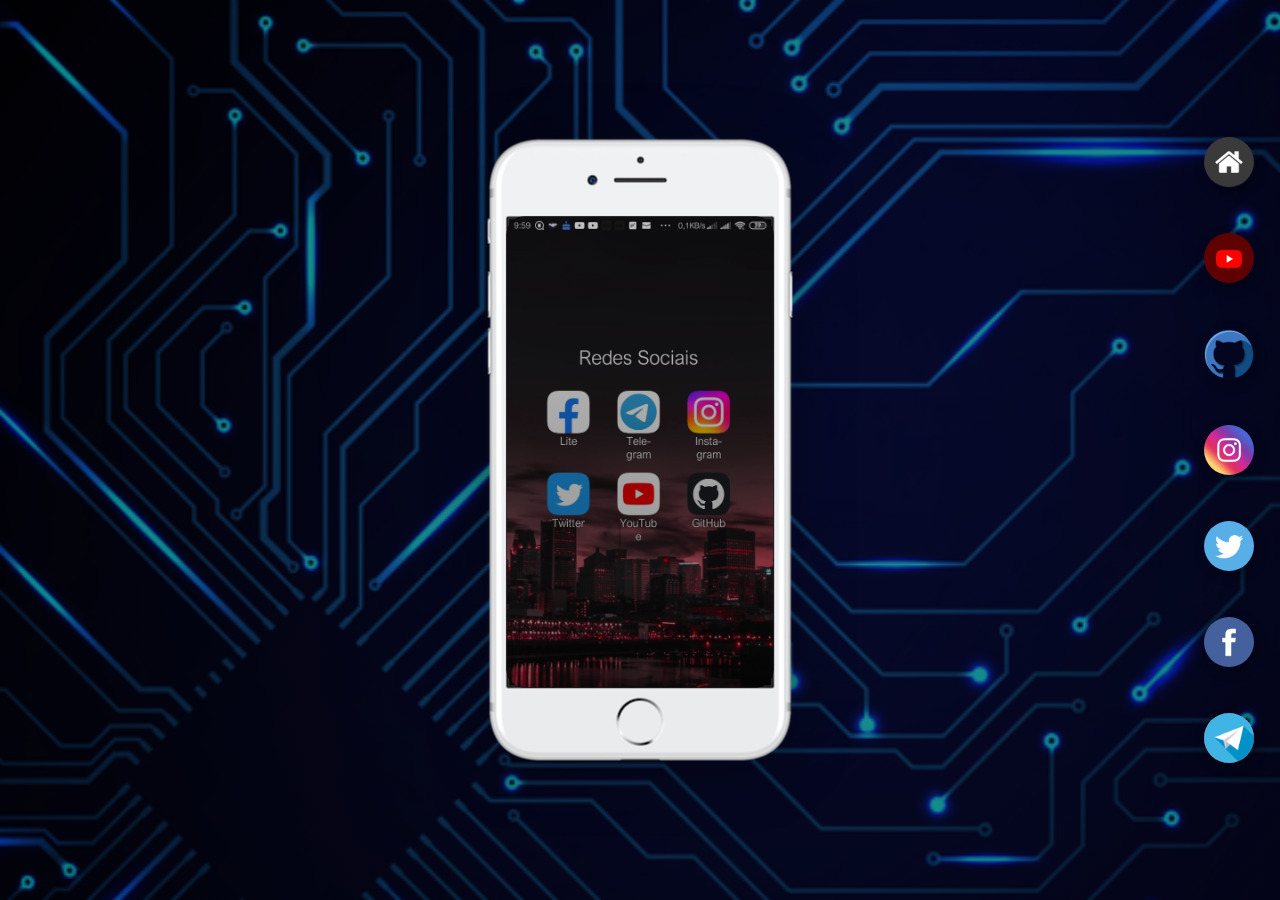
<file: index.html>
<!DOCTYPE html>
<html lang="pt-BR">
<head>
    <meta charset="UTF-8">

    <!--Responsividade-->
    <meta name="viewport" content="width=device-width, initial-scale=1.0">
    <!--SEO básico-->
    <meta name="description" content="Projeto de navegação entre redes sociais com uma interface simulando um smartphone.">
   
   <!--Favicon-->
    <link rel="shortcut icon" href="favicon.ico" type="image/x-icon">

    <!--CSS-->
    <link rel="stylesheet" href="estilos/style.css">

    <title>Projeto Redes Sociais</title>

</head>
<body>

    <!--Area do "celular"(iframe)-->

    <main class="app">
        <section id="telefone" aria-label="Simulação de smartphone">
            <iframe
                src="home.html"
                name="tela"
                id="tela"
                title="Tela do smartphone com páginas de redes sociais">
            
                Seu navegador não é compatível com iframes.
            </iframe>
        </section>

     <!-- Menu de redes sociais -->

    <section id="redes-sociais" aria-label="Navegacação entre redes sociais">

        <a href="home.html" target="tela" title="Abrir página inicial">
            <img src="imagens/logo-home.jpg" alt="Ícone da página inicial" loading="lazy">
        </a><br>

        <a href="youtube.html" target="tela" title="Abrir Youtube">
            <img src="imagens/logo-youtube.jpg" alt="Ícone do YouTube" loading="lazy">
        </a><br>

        <a href="github.html" target="tela" title="Abrir github">
            <img src="imagens/logo-github.png" alt="Ícone do GitHub" loading="lazy">
        </a><br>

        <a href="instagram.html" target="tela" title="Abrir instagram">
            <img src="imagens/logo-instagram.jpg" alt="Ícone doInstagram" loading="lazy">
        </a><br>

        <a href="twitter.html" target="tela"title="Abrir twitter">
            <img src="imagens/logo-twitter.jpg" alt="Ícone do twitter" loading="lazy">
        </a><br>

        <a href="facebook.html" target="tela" title="Abrir facebook">
            <img src="imagens/logo-facebook.jpg" alt="Ícone do Facebook" loading="lazy">
        </a><br>

        <a href="telegram.html" target="tela" title="Abrir telegram">
            <img src="imagens/logo-telegram.jpg" alt="Ícone do Telegram" loading="lazy">
        </a>

    </section>

</main>

</body>
</html>
</file>
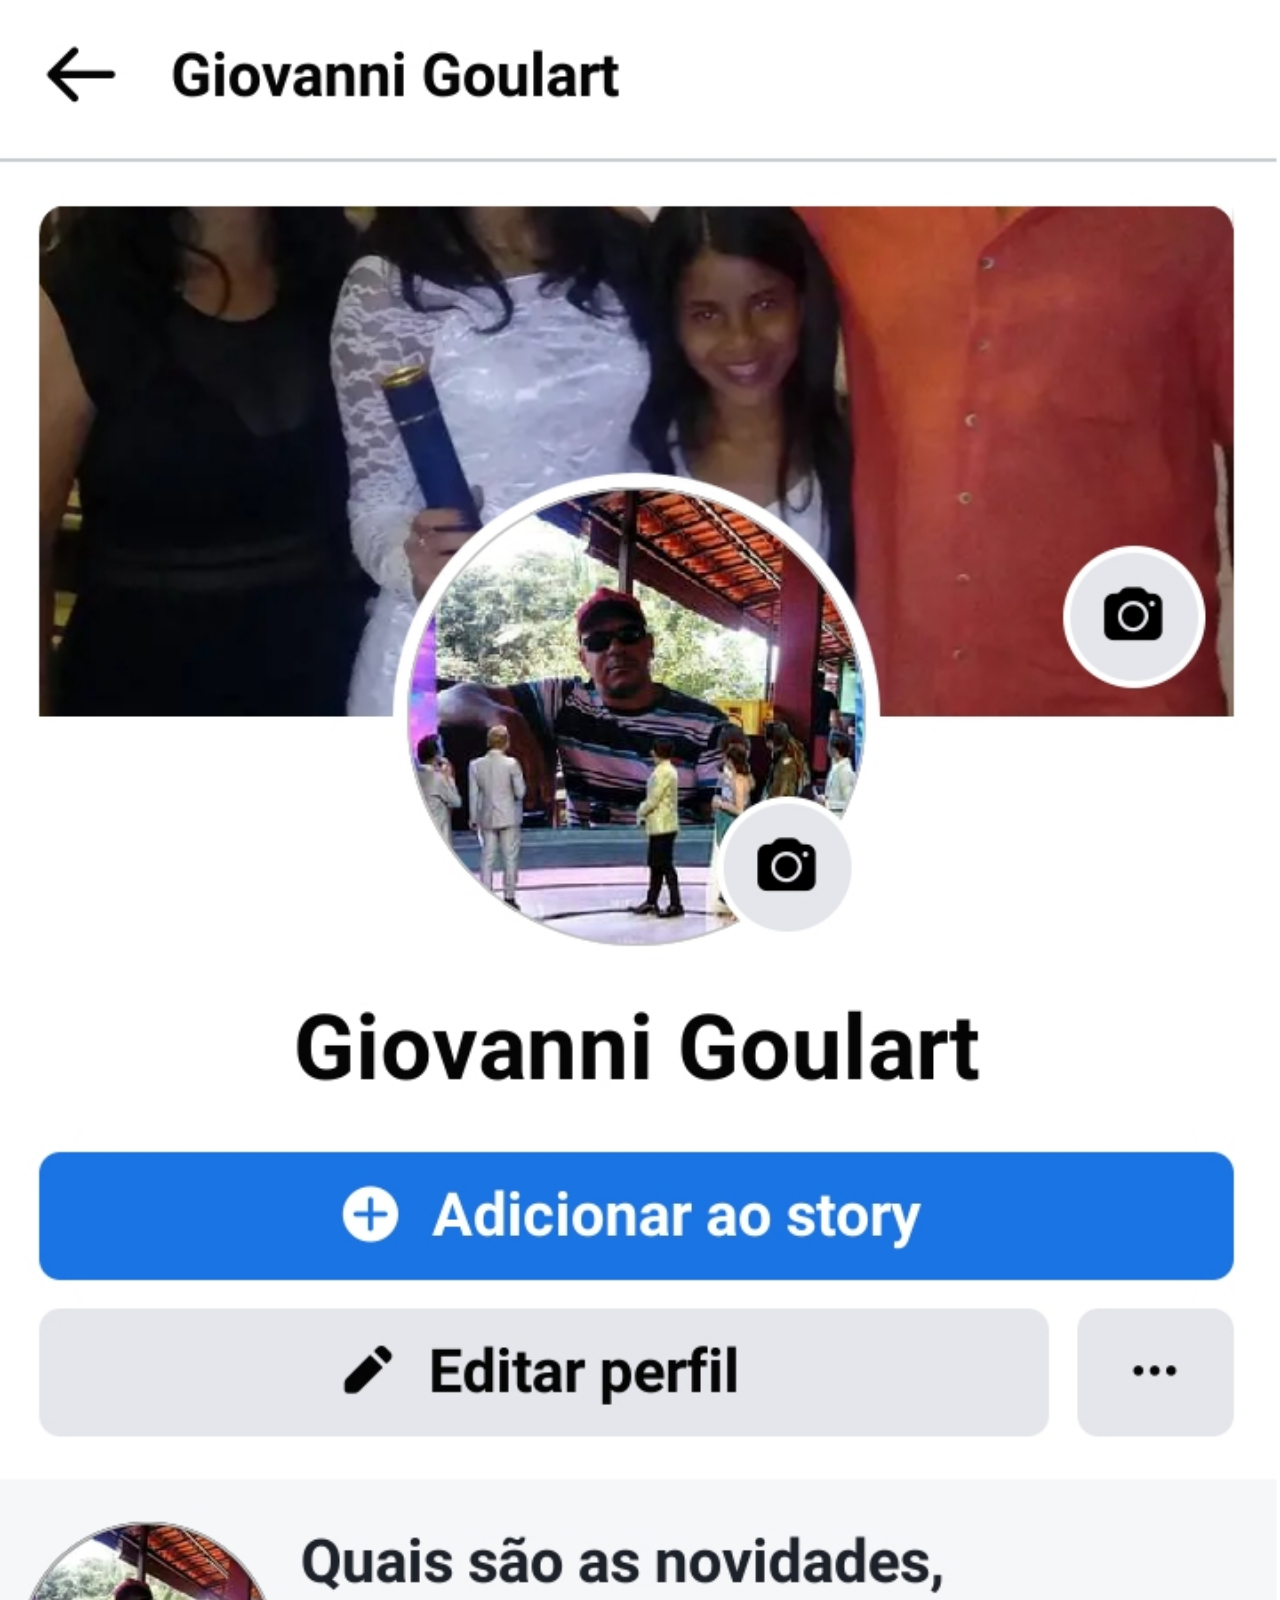
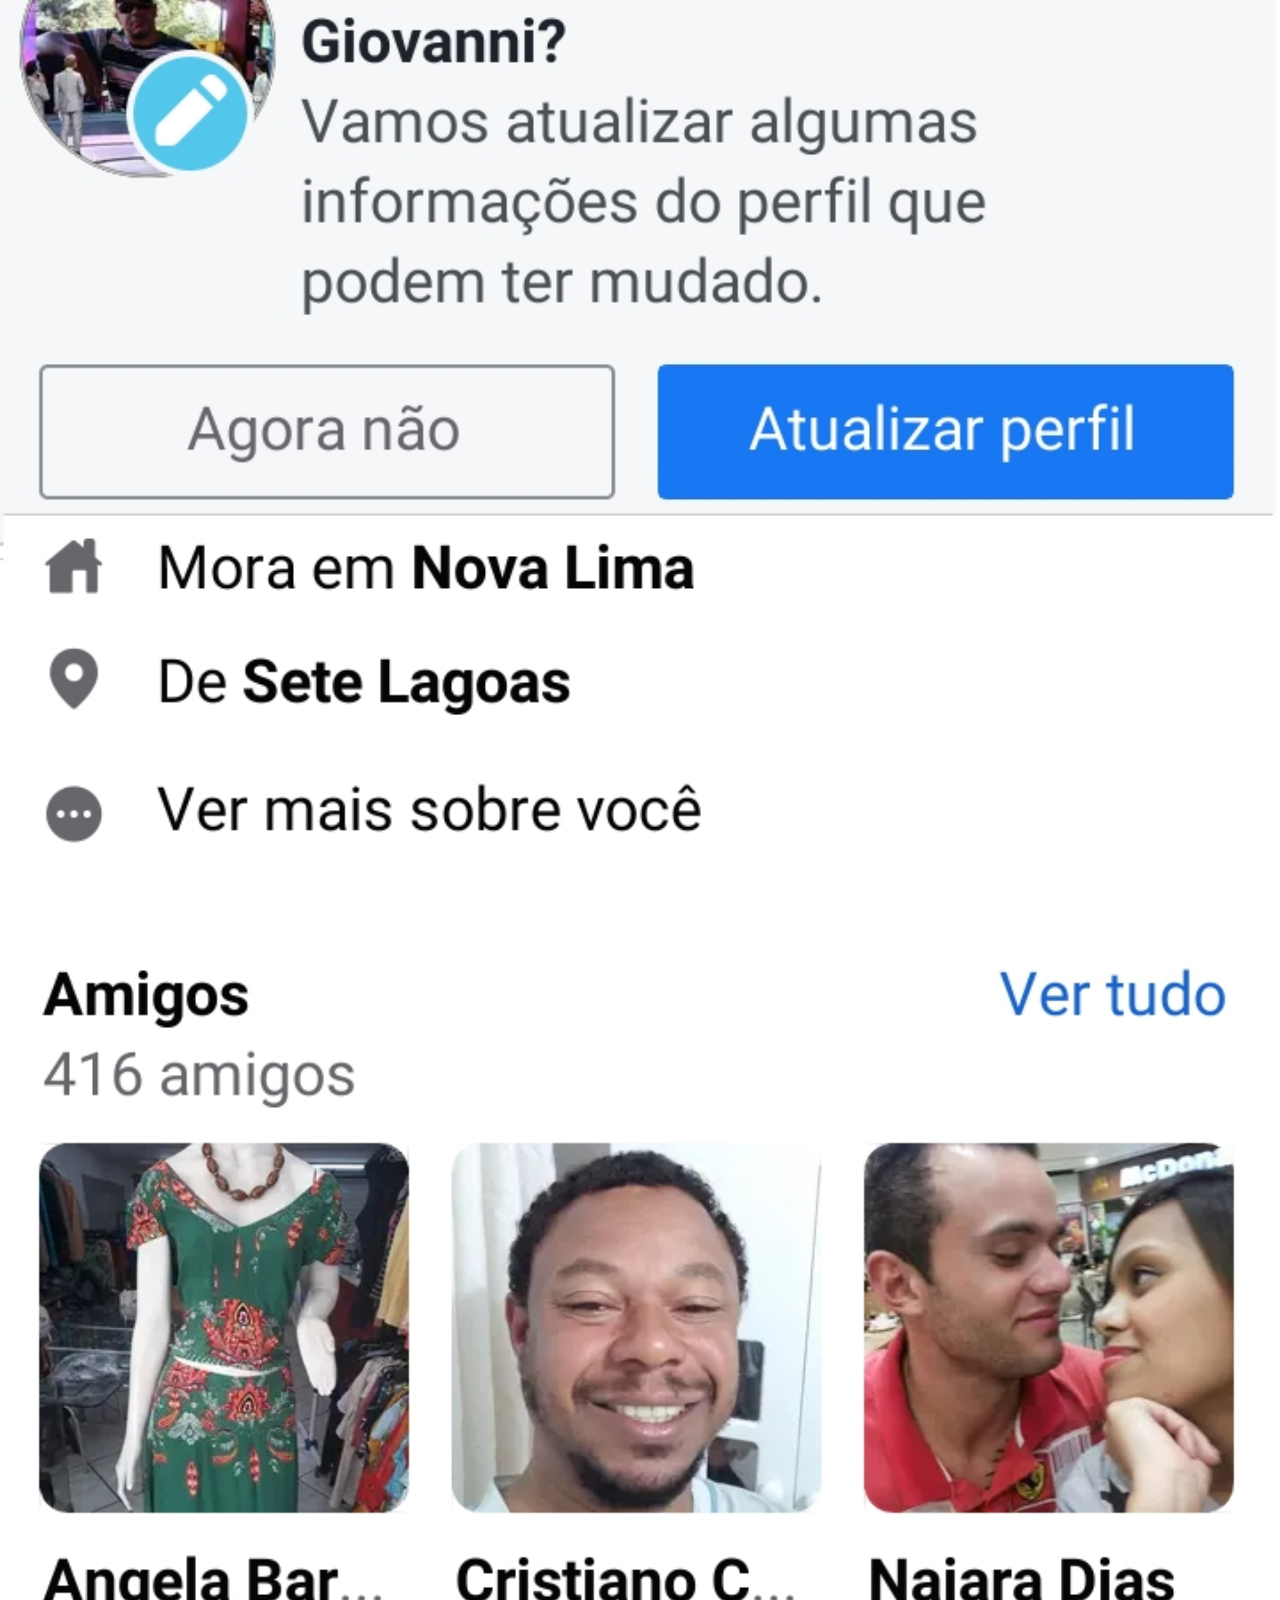
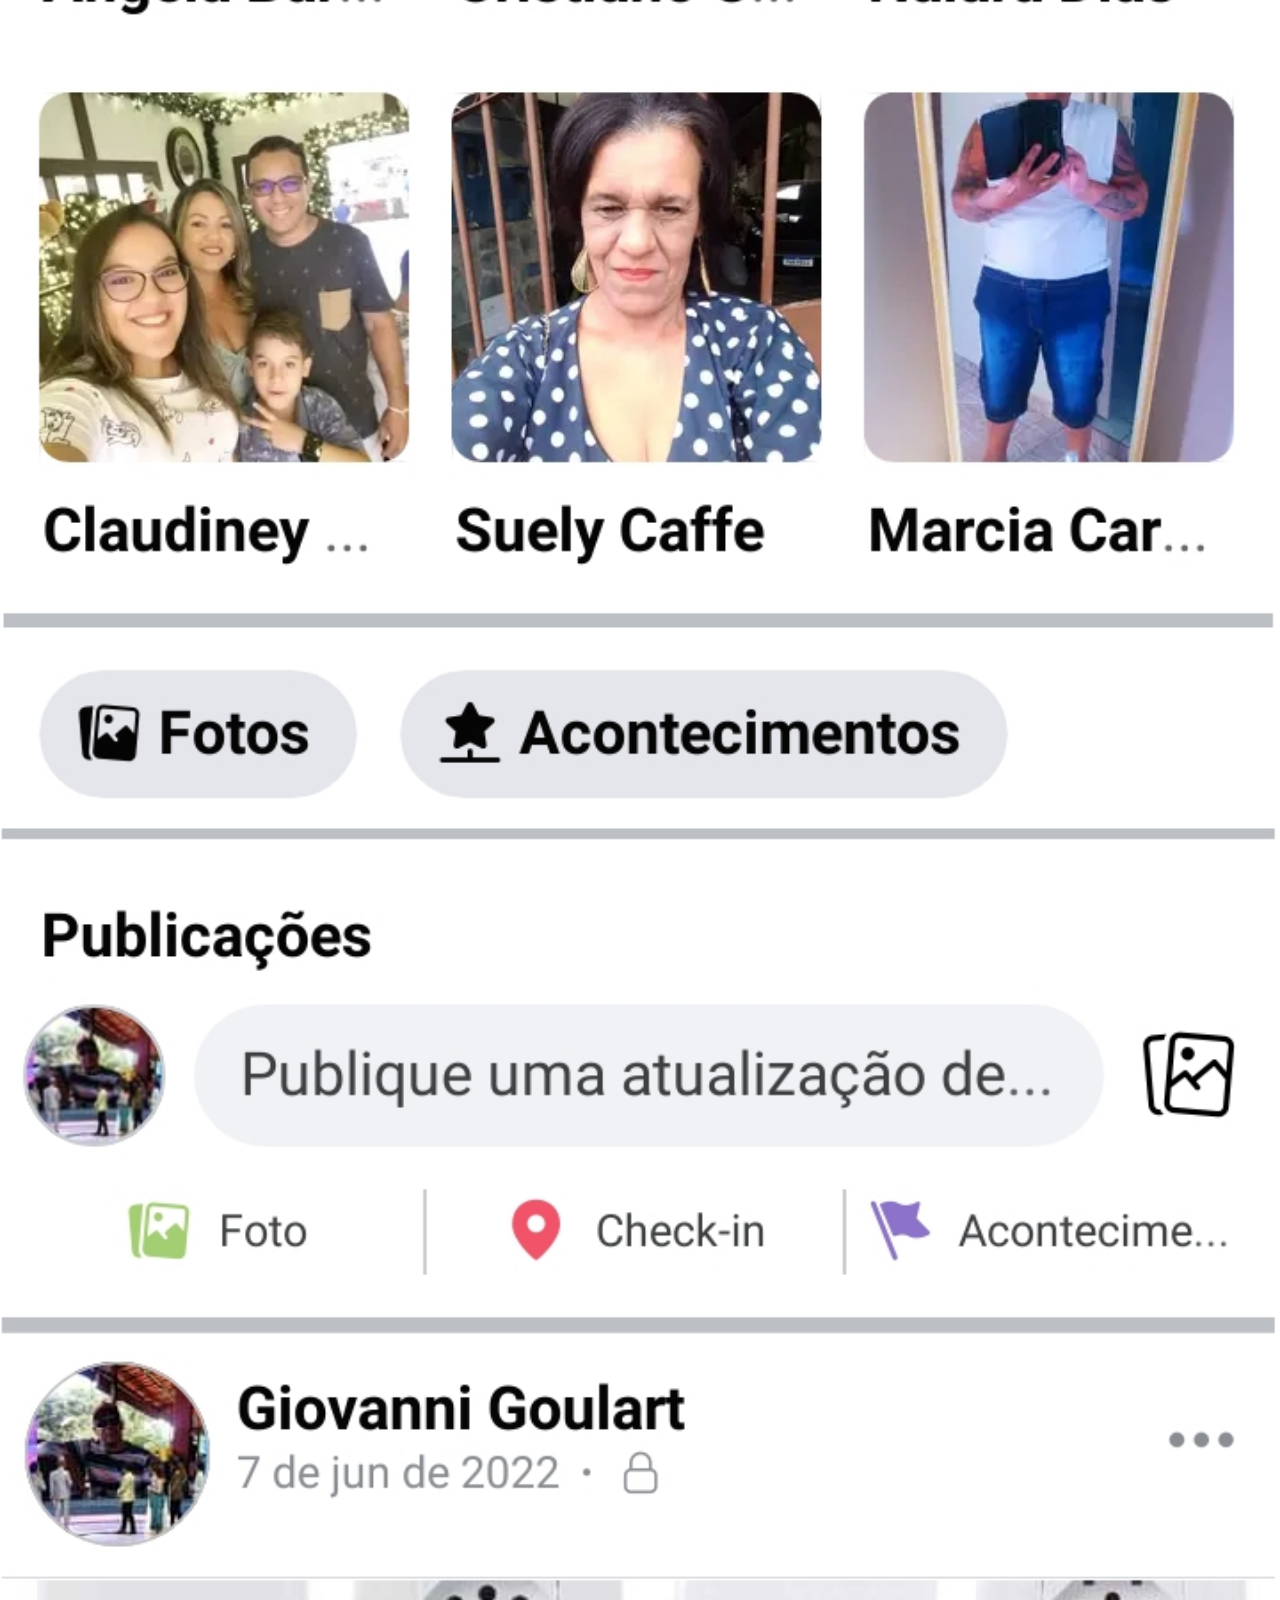
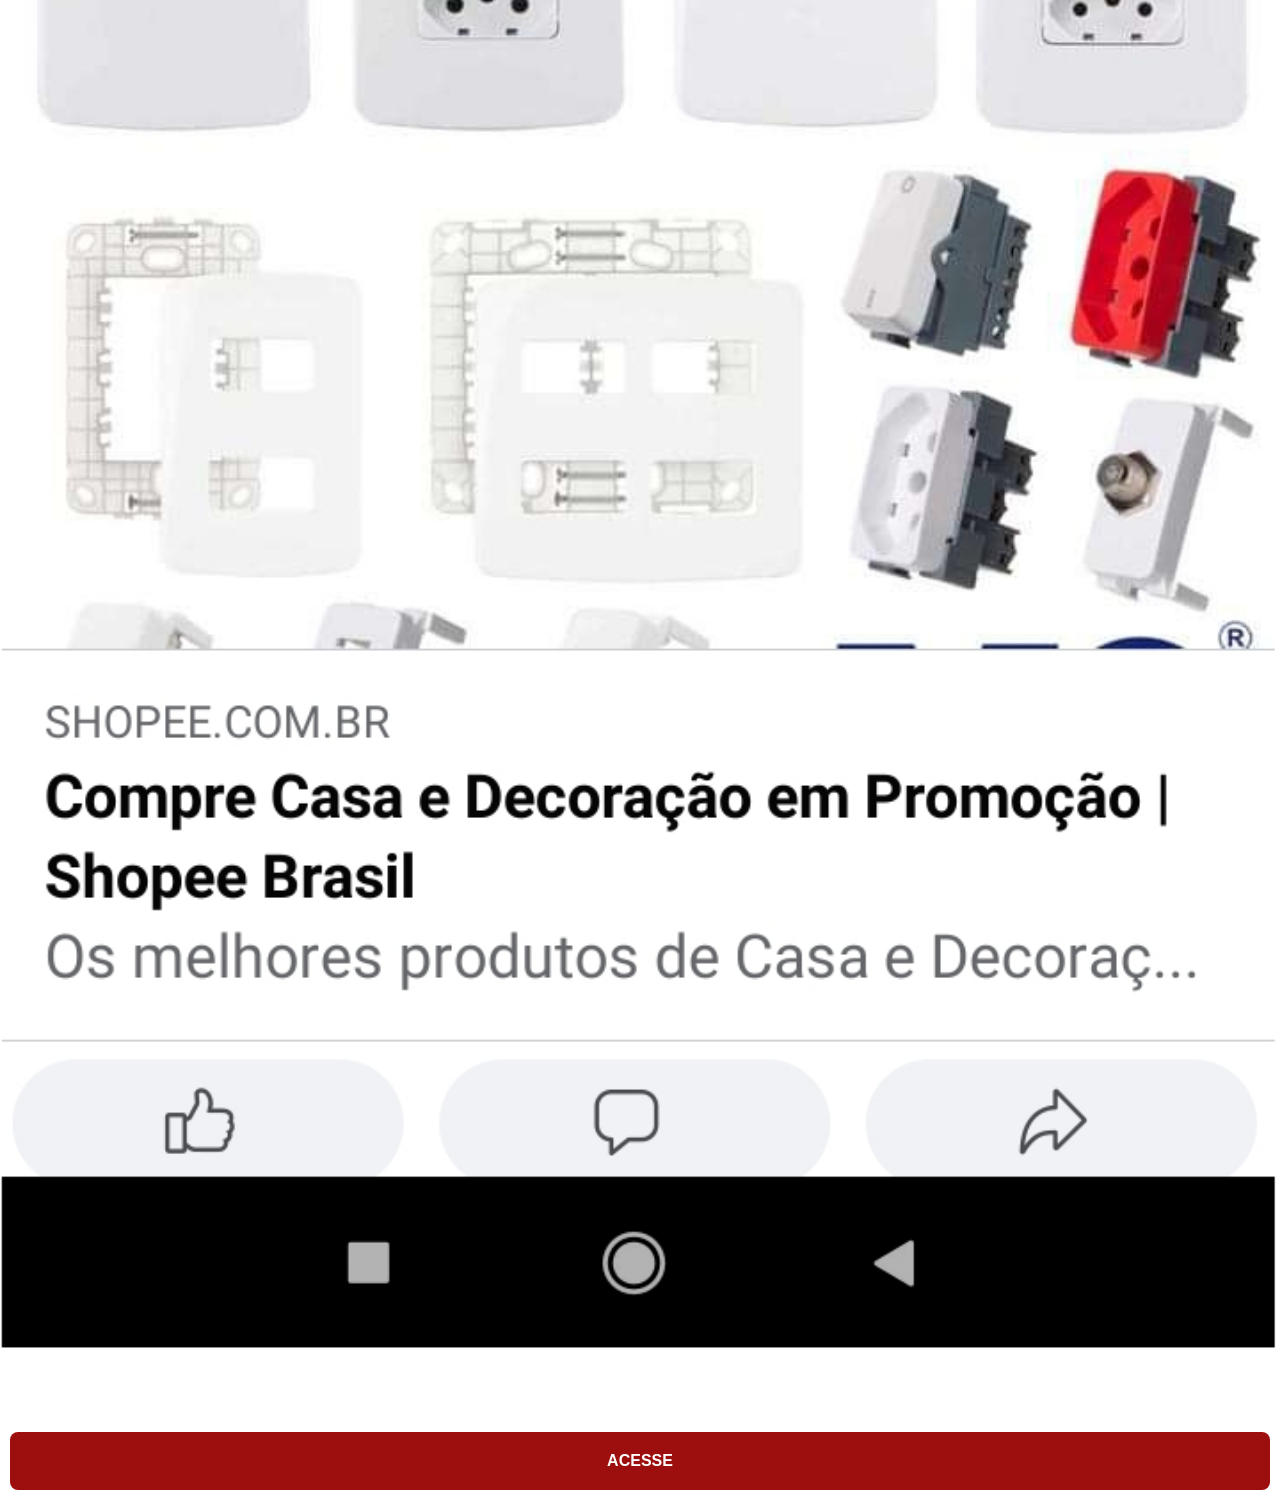
<file: facebook.html>
<!DOCTYPE html>
<html lang="pt-br">
<head>
    <meta charset="UTF-8">

    <!-- Responsividade -->
    <meta name="viewport" content="width=device-width, initial-scale=1.0">

    <!-- SEO básico -->
    <meta name="description" content="Acesse o perfil do Facebook de Giovanni Goulart.">

    <title>Facebook</title>

    <!-- CSS -->
    <link rel="stylesheet" href="estilos/social.css">
</head>

<body>

    <!-- Imagem da tela -->
    <img 
        src="imagens/tela-facebook.jpg" 
        alt="Tela simulando perfil do Facebook"
        loading="lazy"
    >

    <!-- Botão de acesso -->
    <a 
        href="https://www.facebook.com/giovanni.goulart.92/" 
        target="_blank"
        rel="noopener noreferrer"
         title="Abrir perfil do Facebook em nova aba"
    >
        ACESSE
    </a>

</body>
</html>
</file>
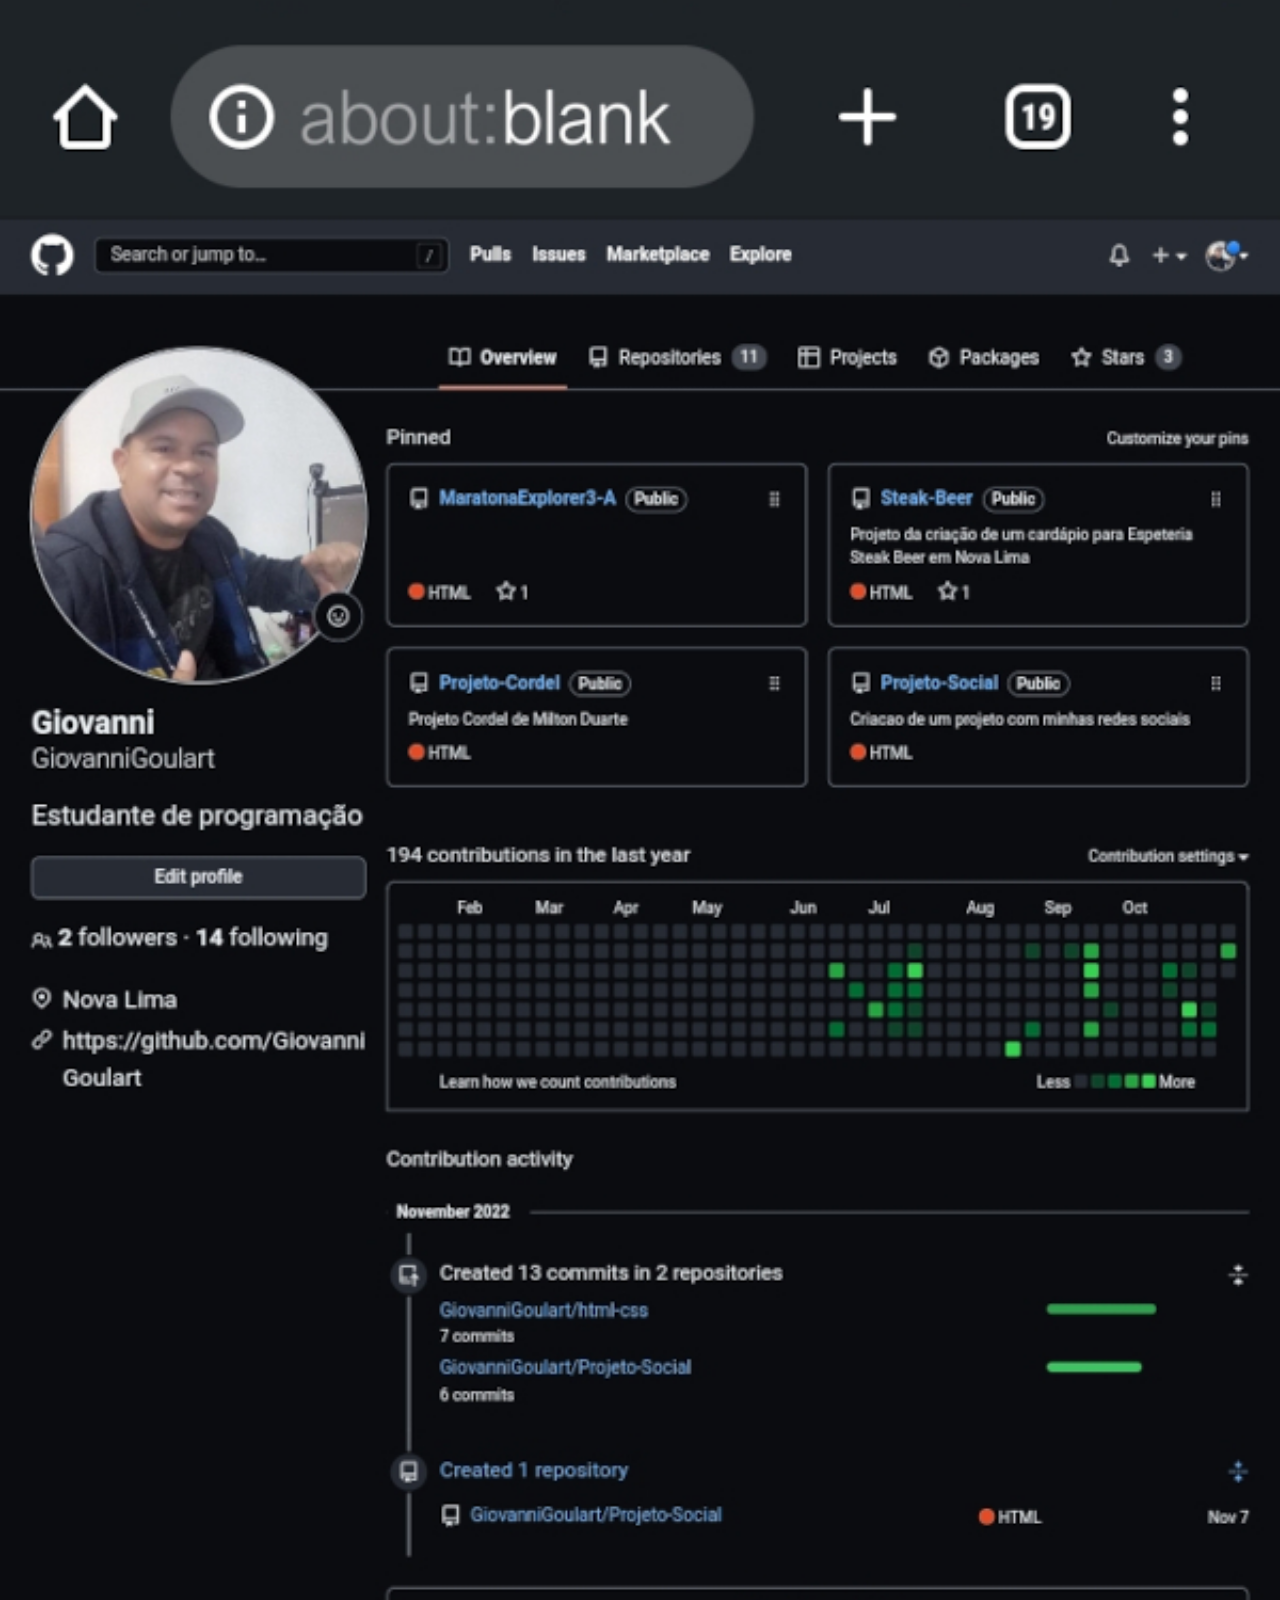
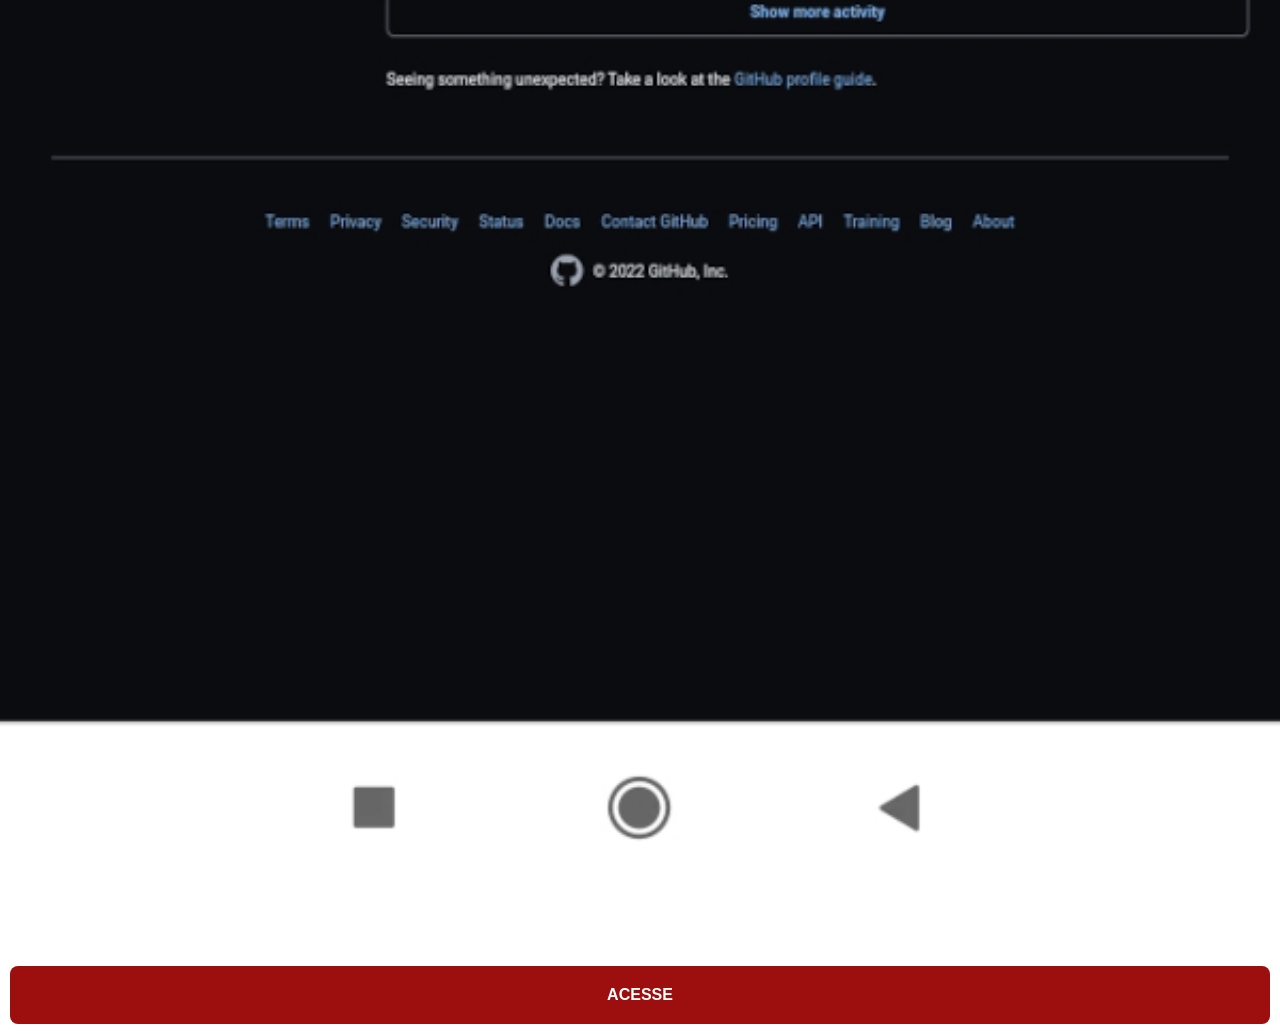
<file: github.html>
<!DOCTYPE html>
<html lang="pt-BR">
<head>
    <meta charset="UTF-8">
    <meta name="viewport" content="width=device-width, initial-scale=1.0">
    <meta name="description" content="Acesse o perfil de Giovanni Goulart no GitHub.">
    <title>GitHub</title>
    <link rel="stylesheet" href="estilos/social.css">
</head>
<body>
    <img
        src="imagens/tela-github.jpg"
        alt="Tela simulando o perfil do GitHub de Giovanni Goulart"
        loading="lazy"
    >

    <a
        href="https://github.com/GiovanniGoulart"
        target="_blank"
        rel="noopener noreferrer"
        title="Abrir perfil do GitHub em nova aba"
    >
        ACESSE
    </a>
</body>
</html>
</file>
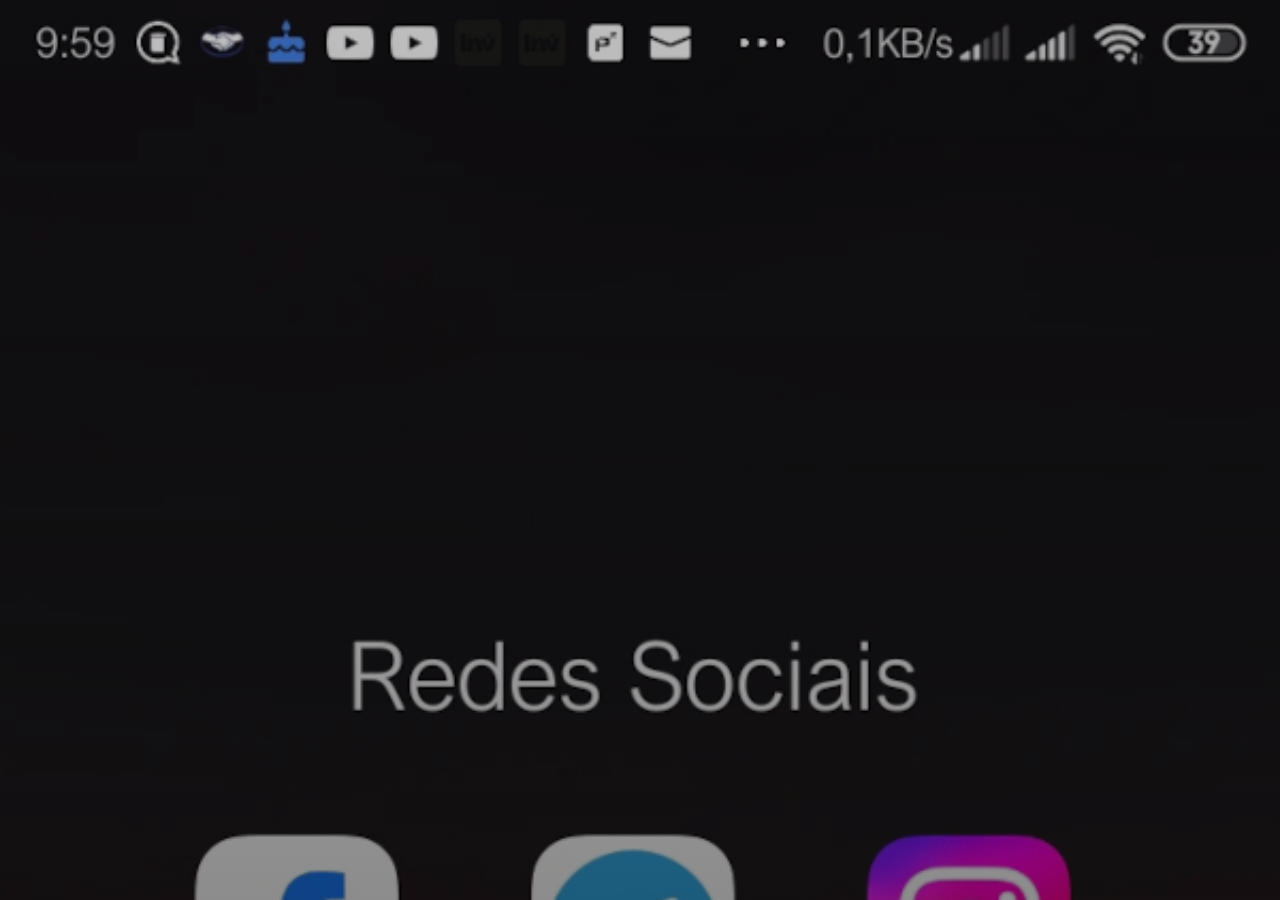
<file: home.html>
<!DOCTYPE html>
<html lang="pt-br">
<head>
    <meta charset="UTF-8">

    <!-- Responsividade -->
    <meta name="viewport" content="width=device-width, initial-scale=1.0">

    <!-- SEO básico --> 
    <meta name="description" content="Tela inicial do projeto de redes sociais.">

    <title>Home</title>

    <style>
        /* Reset básico */
        * {
            margin: 0;
            padding: 0;
            box-sizing: border-box;
        }

         html,
        body {
            width: 100%;
            min-height: 100vh;
        }

        body {
            /* Adicionado background-attachment: fixed para evitar que o fundo suba em telas longas */
            background:
                linear-gradient(rgba(0, 0, 0, 0.25), rgba(0, 0, 0, 0.45)),
                url('imagens/tela-home.jpg') no-repeat center top;
            background-size: cover;
            background-color: #000;
        }
</style>
</head>
<body></body>
</html>
</file>
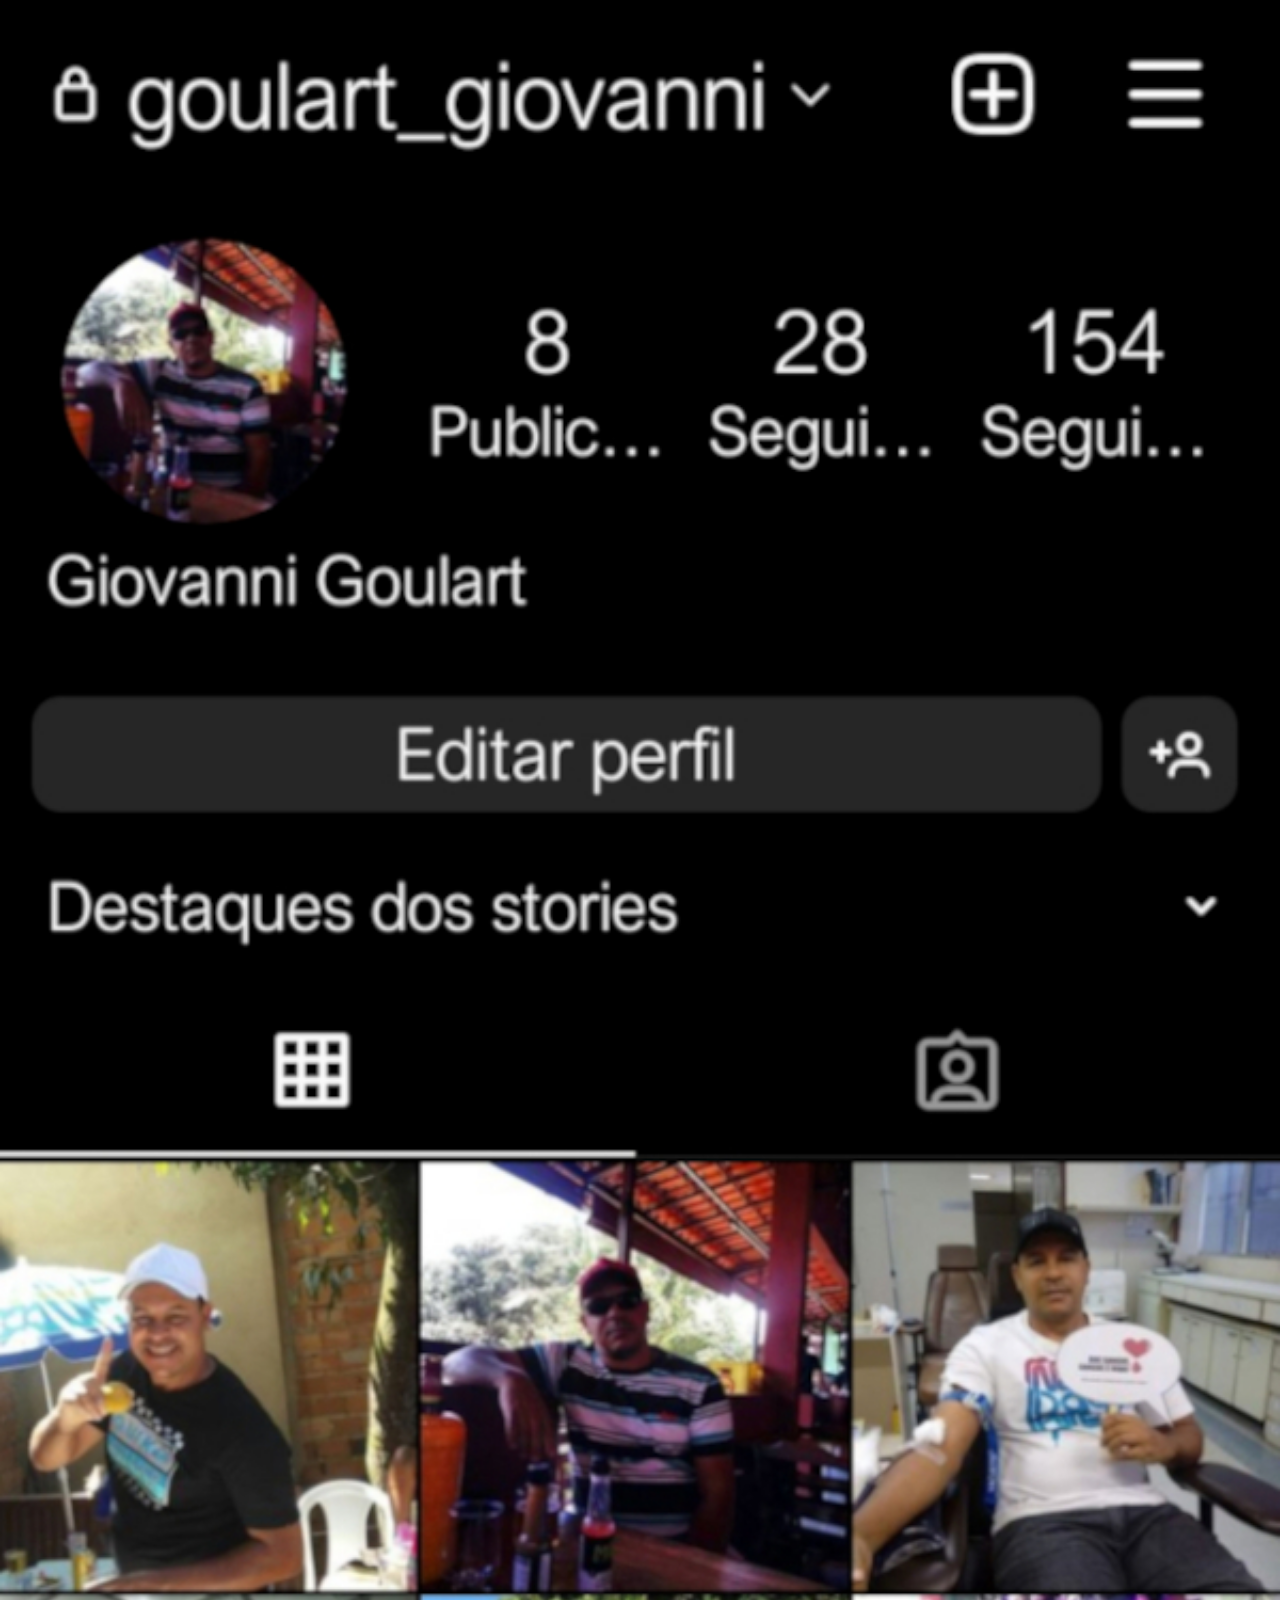
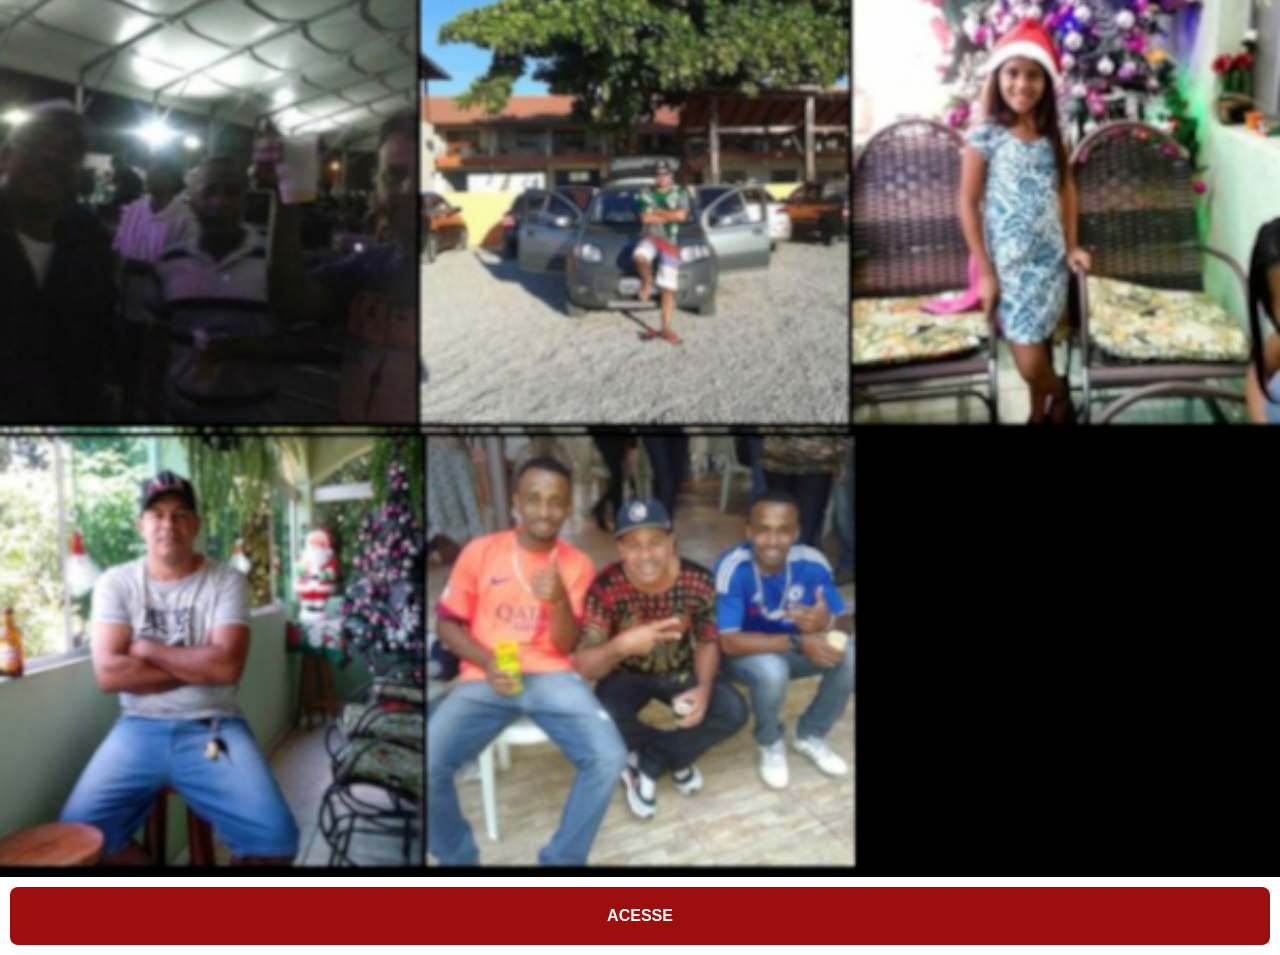
<file: instagram.html>
<!DOCTYPE html>
<html lang="pt-br">
<head>
    <meta charset="UTF-8">

    <!-- Responsividade -->
    <meta name="viewport" content="width=device-width, initial-scale=1.0">

    <!-- SEO básico -->
    <meta name="description" content="Acesse o perfil de Giovanni Goulart no Instagram e acompanhe um pouco de seu dia a dia.">

    <title>Instagram</title>

    <!-- CSS -->
    <link rel="stylesheet" href="estilos/social.css">
</head>

<body>

    <!-- Imagem da tela -->
    <img 
        src="imagens/tela-instagram .jpg" 
        alt="Tela simulando perfil do Instagram"
        loading="lazy"
    >

    <!-- Botão de acesso -->
    <a 
       href="https://instagram.com/goulart_giovanni?igshid=NjZiMGI4OTY="target="_blank"
        rel="noopener noreferrer"
        title="Abrir perfil do Instagram em nova aba"
    >ACESSE
    </a>

</body>
</html>
</file>
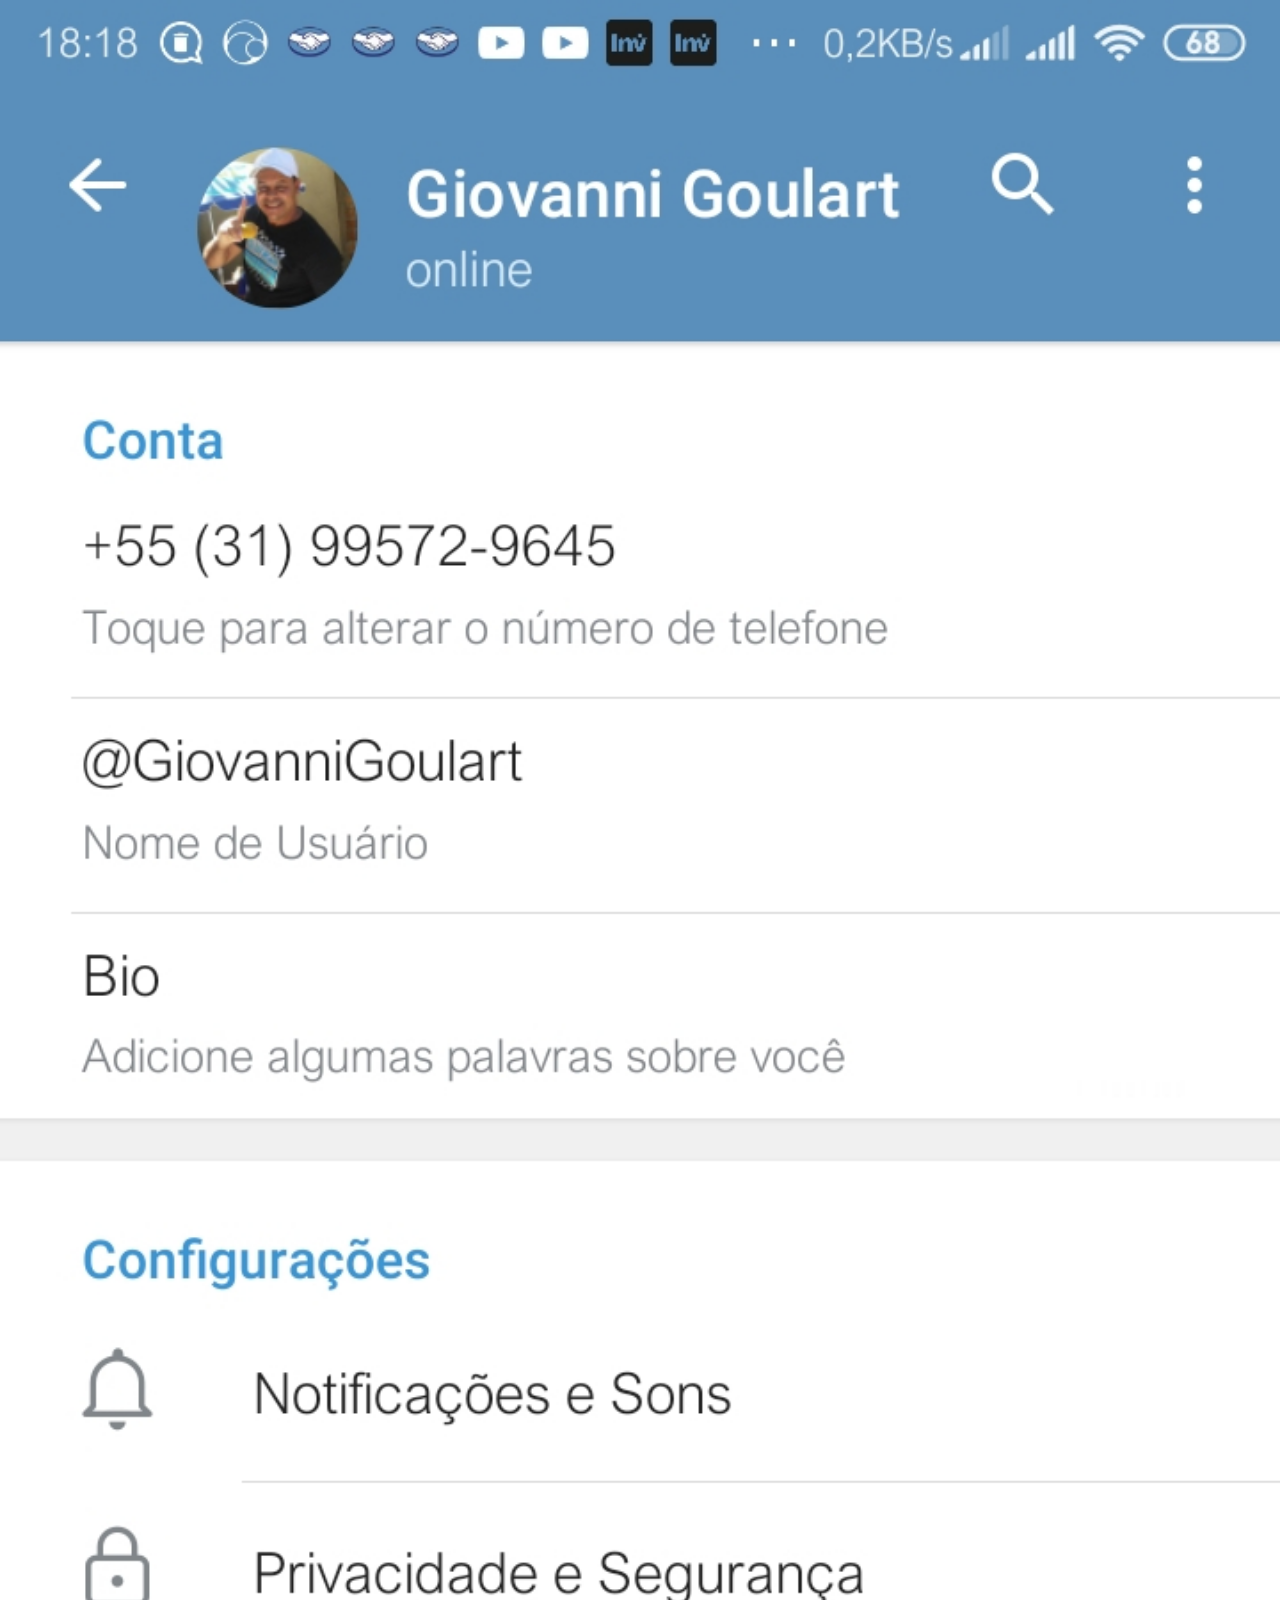
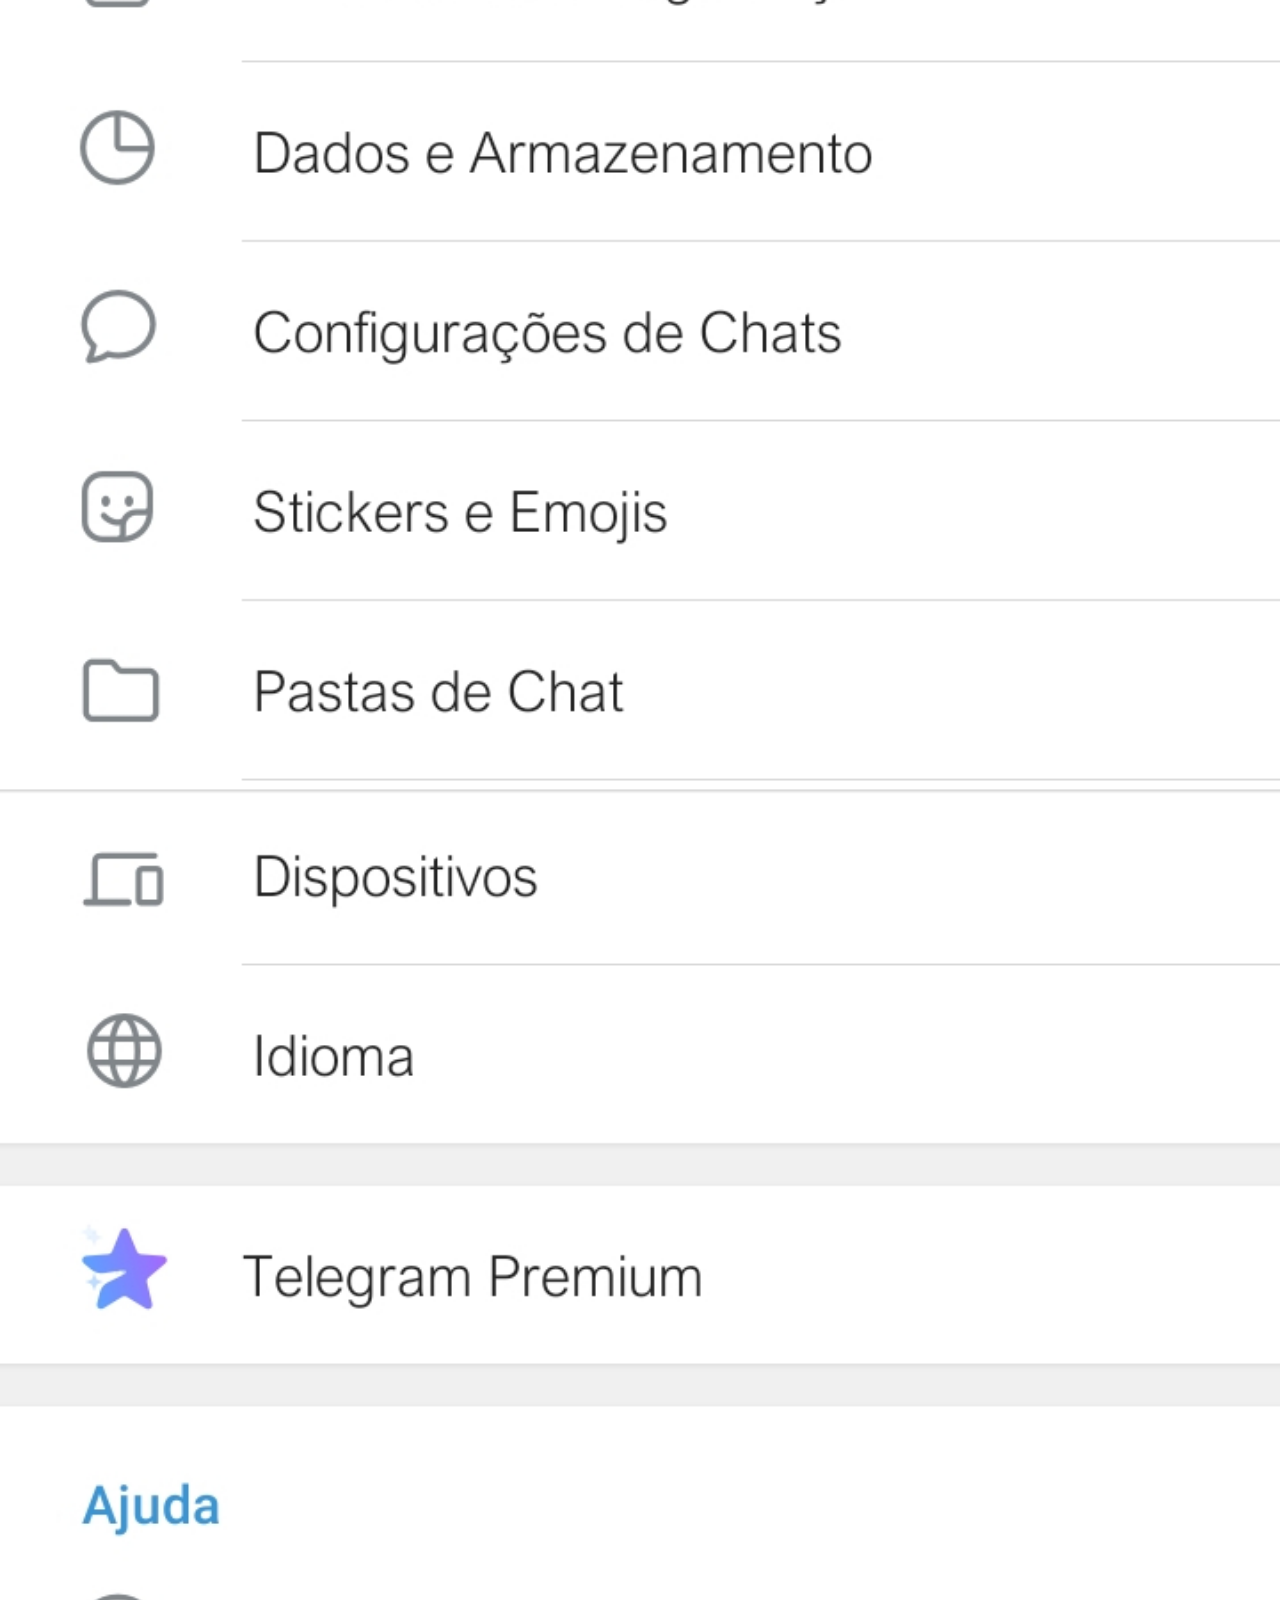
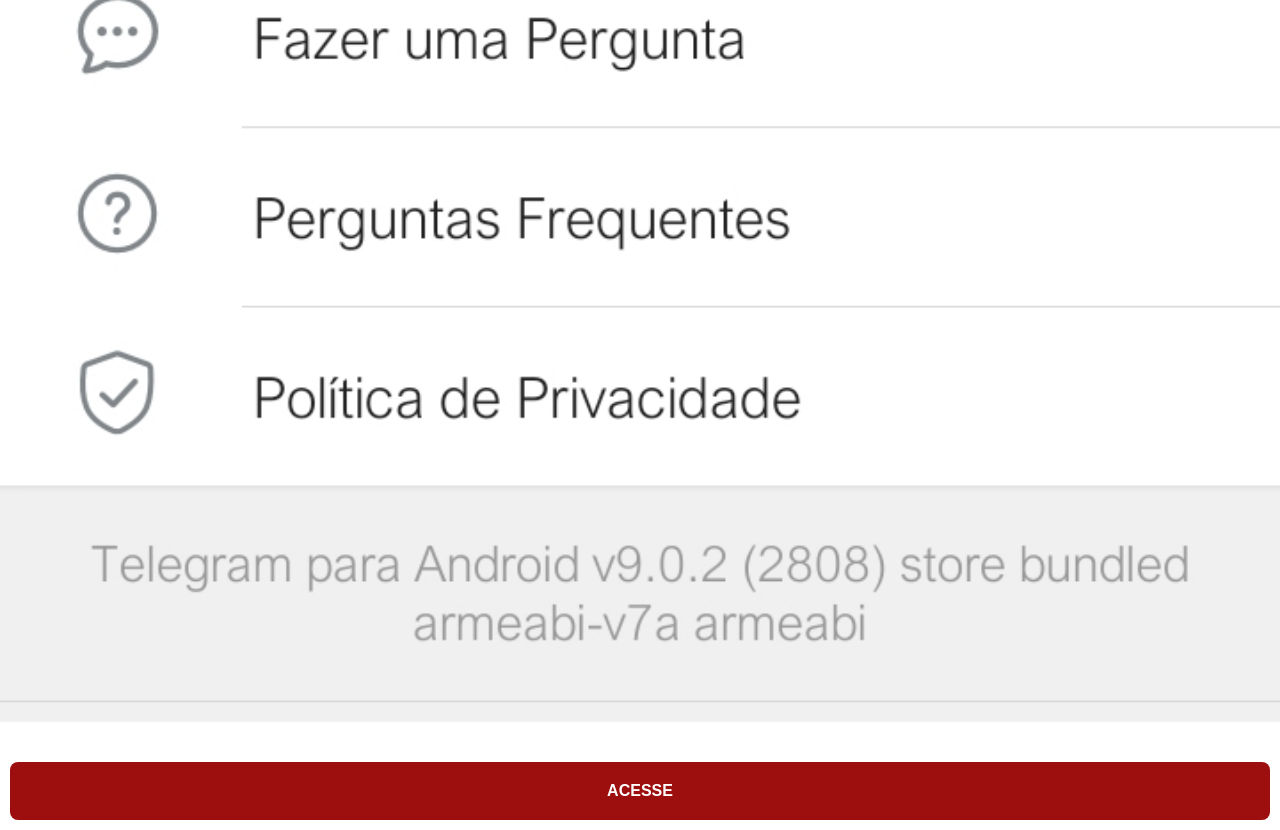
<file: telegram.html>
<!DOCTYPE html>
<html lang="pt-BR">
<head>
    <meta charset="UTF-8">
    <meta name="viewport" content="width=device-width, initial-scale=1.0">
    <meta name="description" content="Acesse o perfil ou canal de Giovanni Goulart no Telegram.">
    <title>Telegram</title>
    <link rel="stylesheet" href="estilos/social.css">
</head>
<body>
    <img
        src="imagens/telegram.jpg"
        alt="Tela simulando o perfil ou canal do Telegram de Giovanni Goulart"
        loading="lazy"
    >

    <a
        href="https://telegram.org/"
        target="_blank"
        rel="noopener noreferrer"
        title="Abrir Telegram em nova aba"
    >
        ACESSE
    </a>
</body>
</html>
</file>
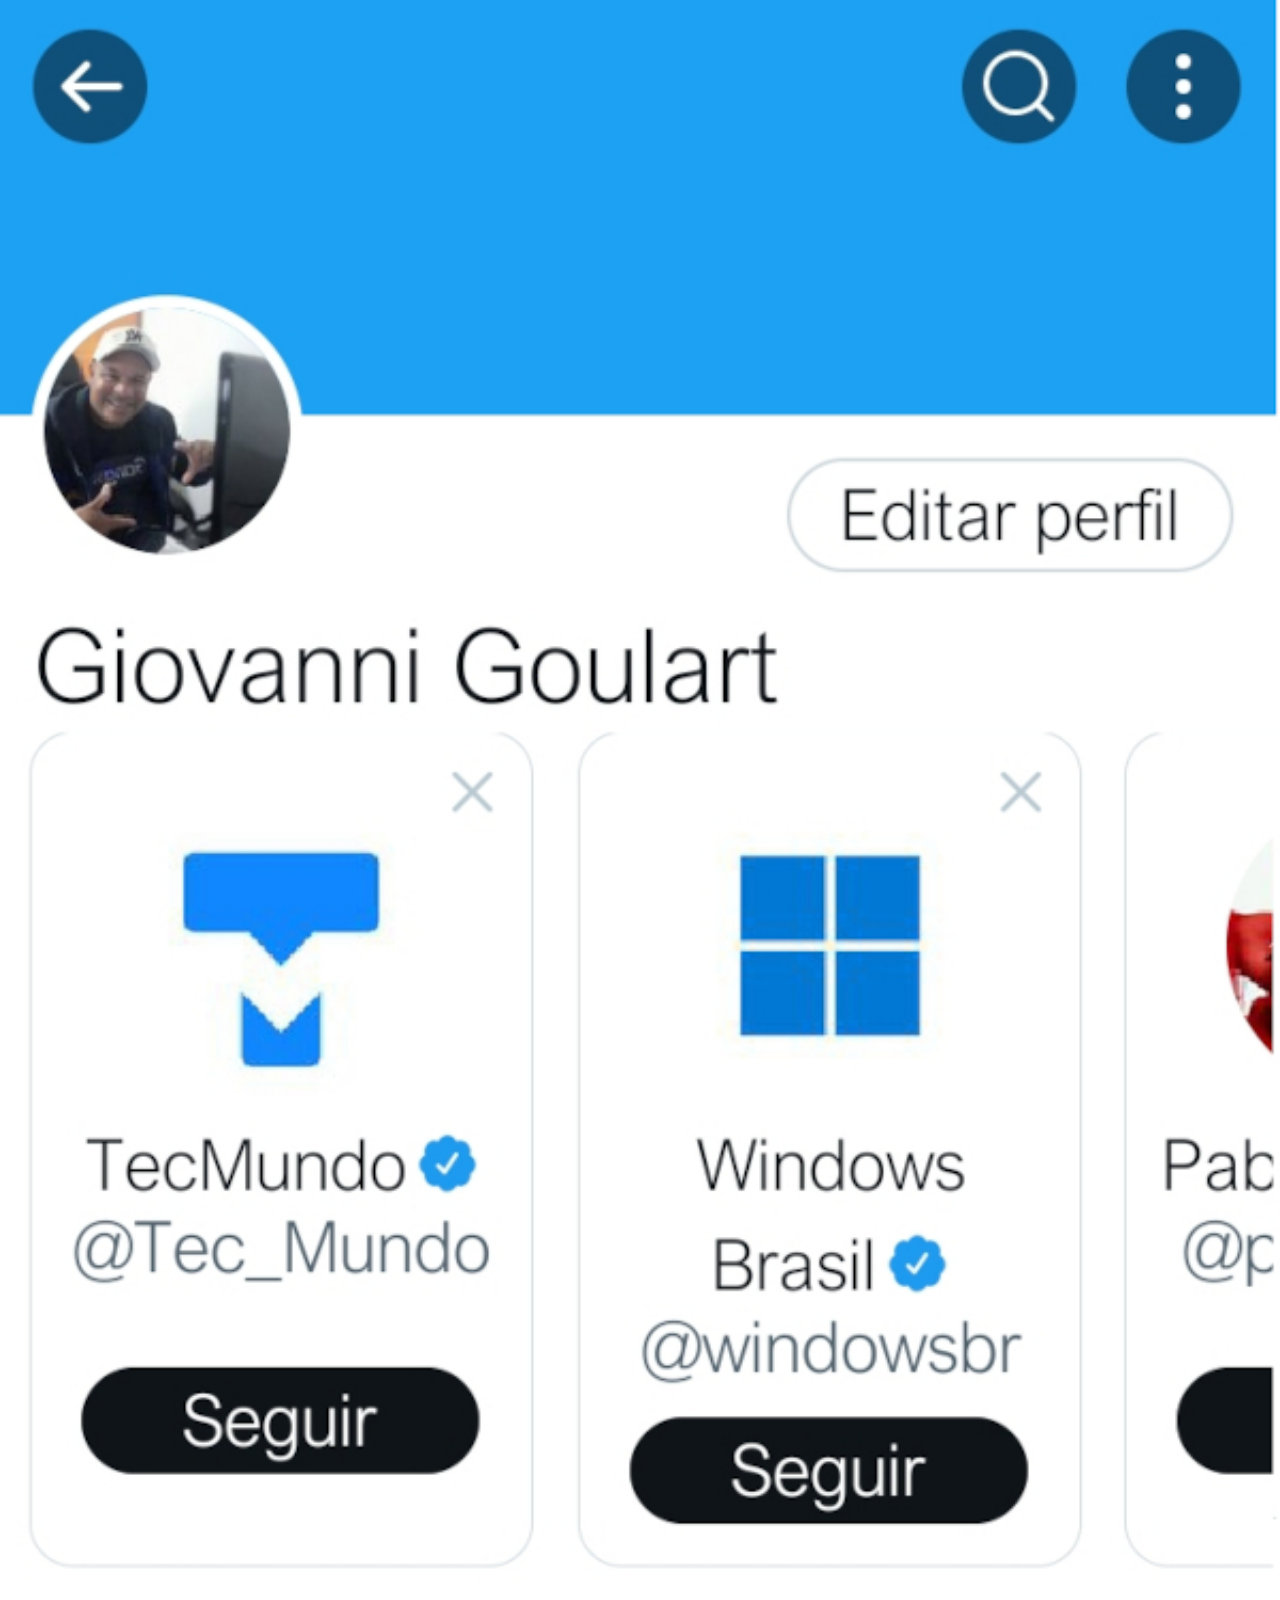
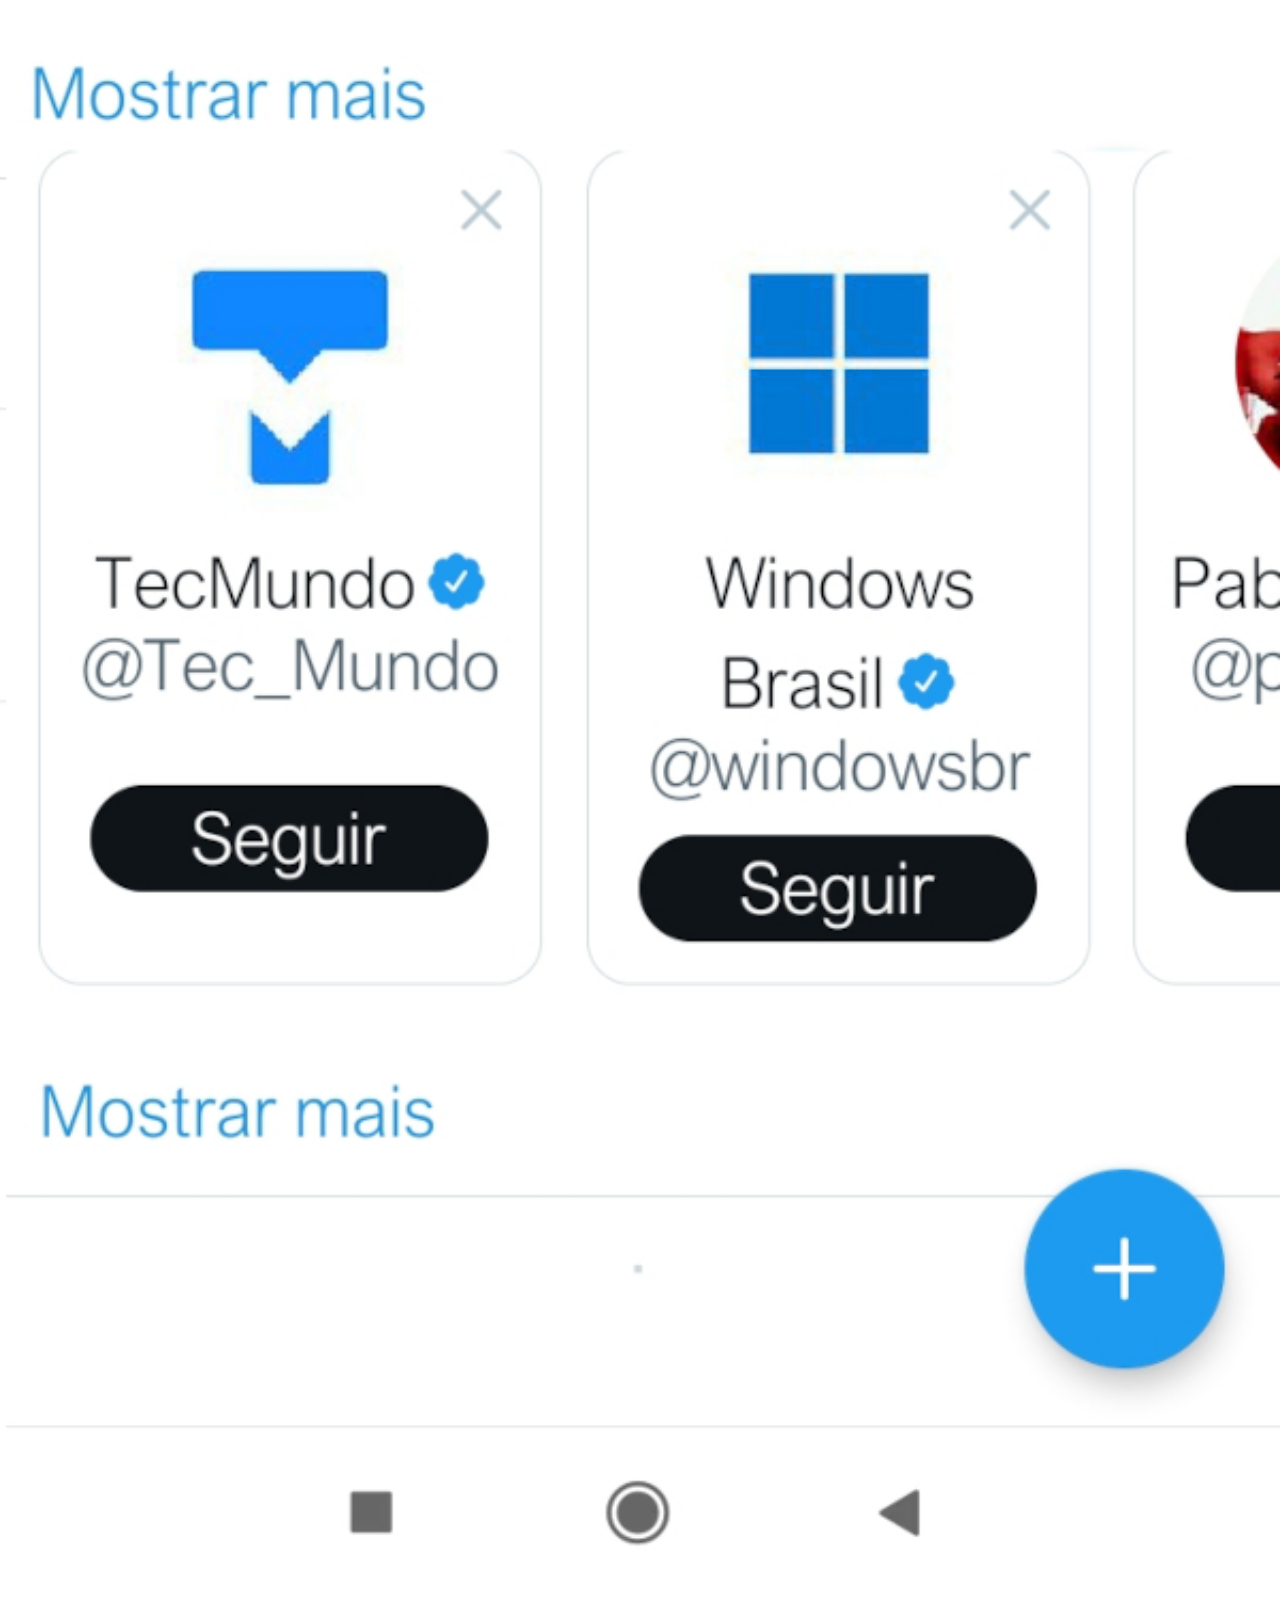
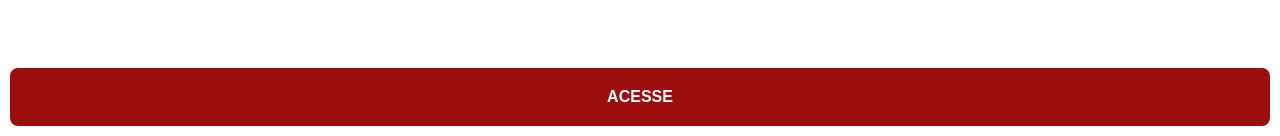
<file: twitter.html>
<!DOCTYPE html>
<html lang="pt-br">
<head>
    <meta charset="UTF-8">

    <!-- Responsividade -->
    <meta name="viewport" content="width=device-width, initial-scale=1.0">

    <!-- SEO básico -->
    <meta name="description" content="Acesse o perfil de Giovanni Goulart no Twitter.">

    <title>Twiter</title>

    <!-- CSS -->
    <link rel="stylesheet" href="estilos/social.css">
</head>

<body>

    <!-- Imagem da tela -->
    <img 
        src="imagens/tela-twitter.jpg" 
        alt="Tela simulando perfil do Twitter"
        loading="lazy"
    >

    <!-- Botão de acesso -->
    <a 
      href="https://twitter.com/GiovanniGoular8" target="_blank"
        rel="noopener noreferrer"
        title="Abrir perfil no twitter em nova aba" >
        ACESSE
    </a>

</body>
</html>
</file>
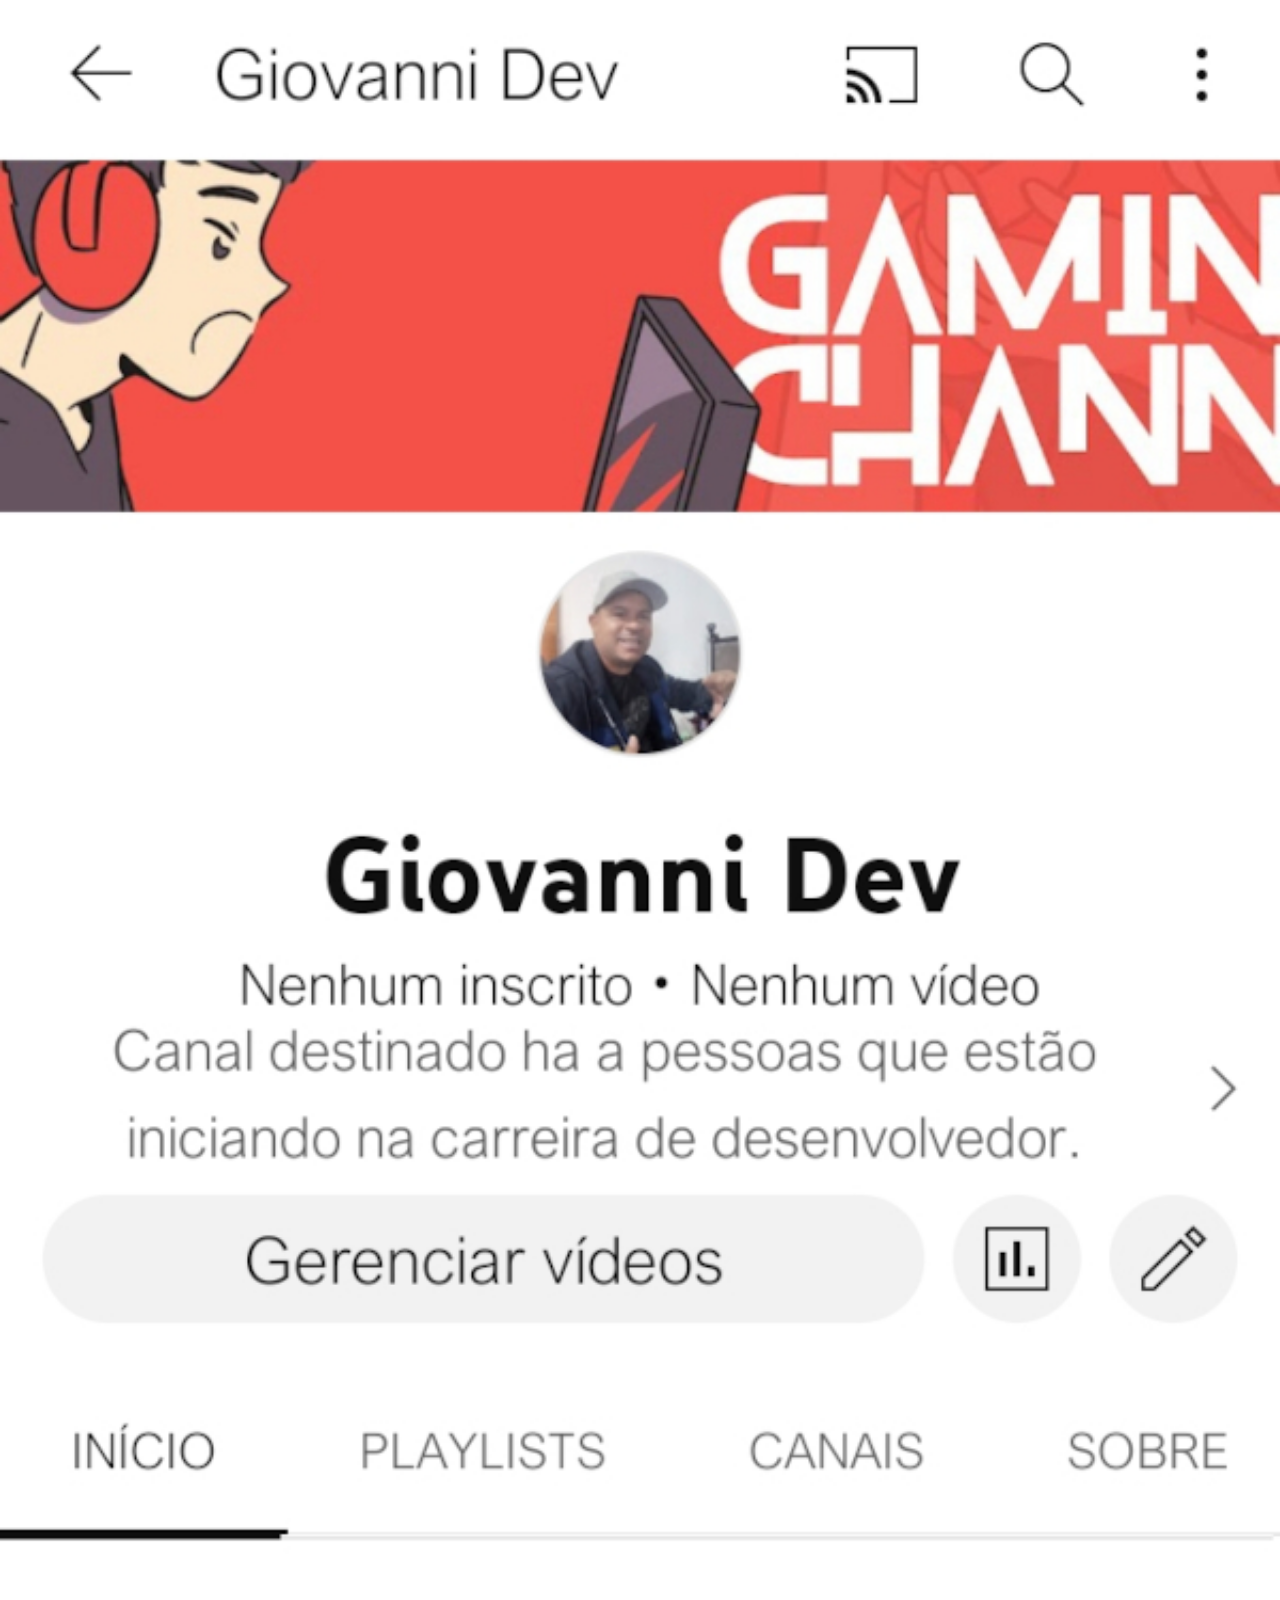
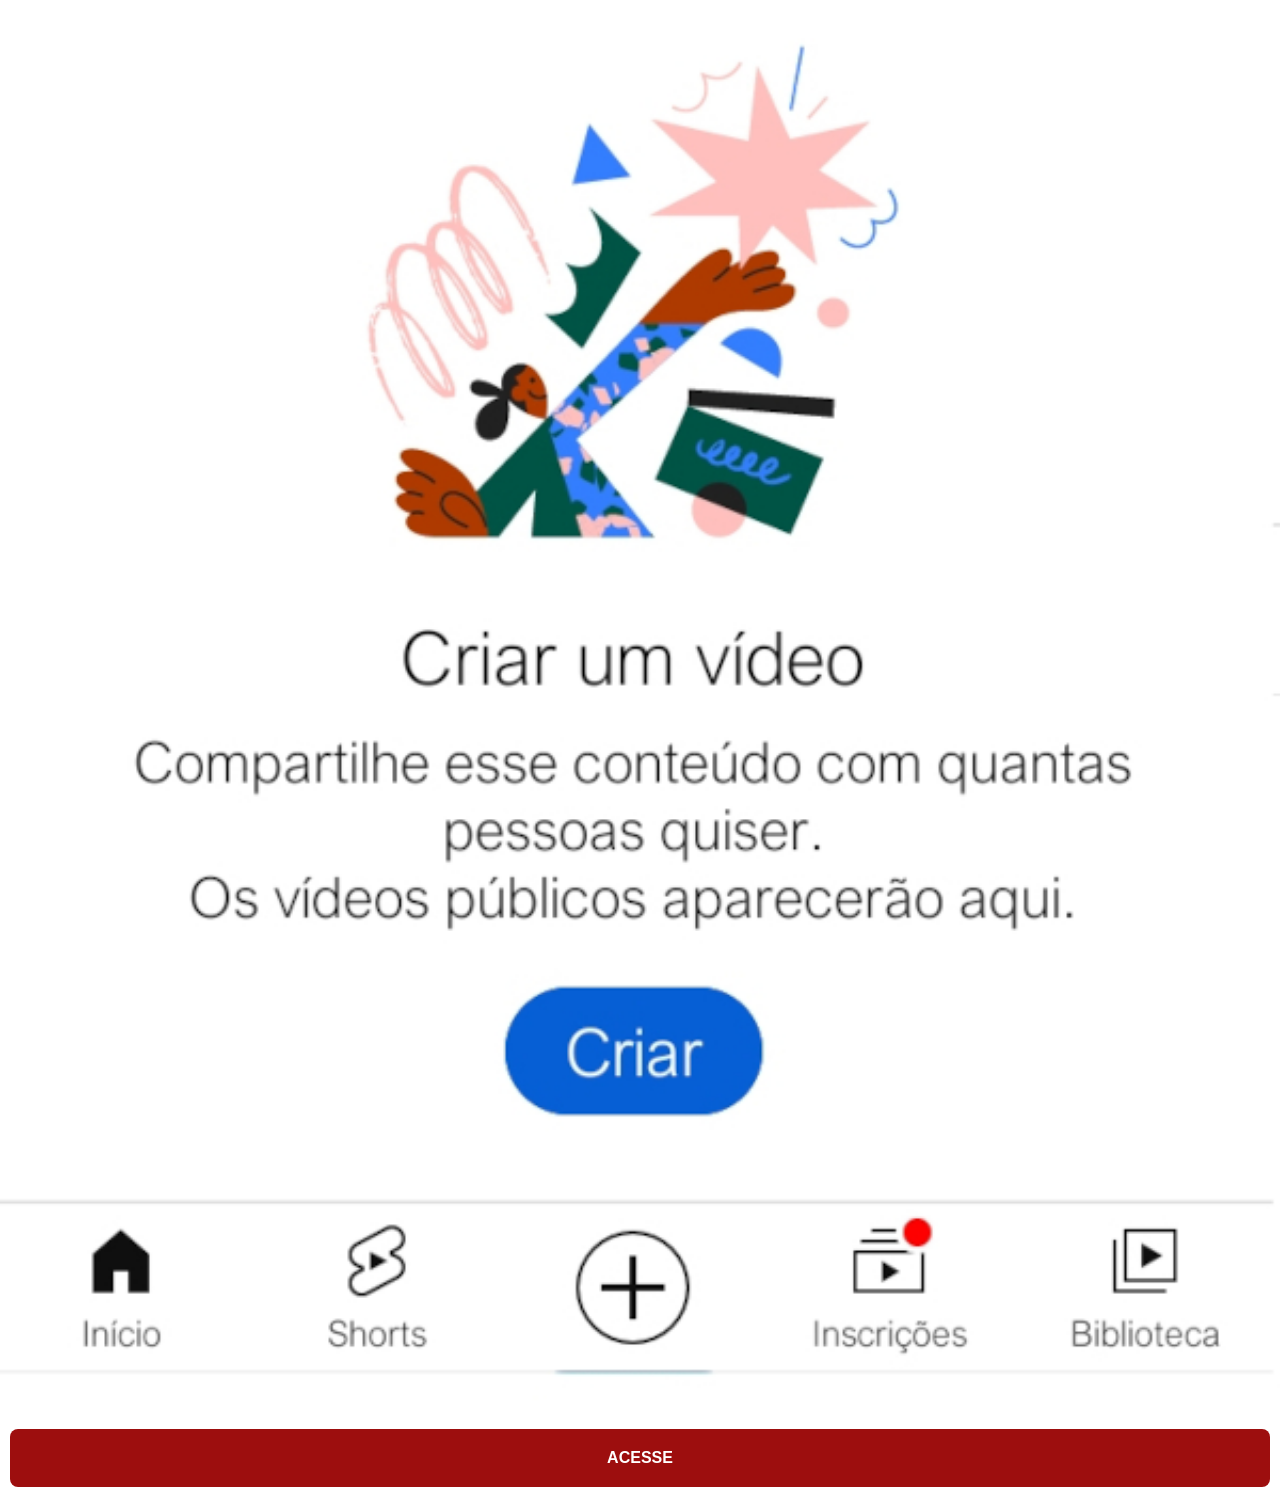
<file: youtube.html>
<!DOCTYPE html>
<html lang="pt-br">
<head>
    <meta charset="UTF-8">

    <!-- Responsividade -->
    <meta name="viewport" content="width=device-width, initial-scale=1.0">

    <!-- SEO básico -->
    <meta name="description" content="Acesse o canal de Giovanni Goulart no Youtube.">

    <title>Youtube</title>

    <!-- CSS -->
    <link rel="stylesheet" href="estilos/social.css">
</head>

<body>

    <!-- Imagem da tela -->
    <img 
        src="imagens/tela-youtube.jpg" 
        alt="Tela simulando um canal no Youtube"
        loading="lazy"
    >

    <!-- Botão de acesso -->
    <a 
      href="https://www.youtube.com/channel/UC0yfrDoFXQHtziSv4tdFfWg" target="_blank"
        rel="noopener noreferrer"
        title="Abrir canal do Youtube em nova aba"
    >ACESSE
    </a>

</body>
</html>
</file>
<file: estilos/style.css>
@charset "UTF-8";

/* =========================
   RESET
========================= */
* {
    margin: 0;
    padding: 0;
    box-sizing: border-box;
}

/* =========================
   VARIÁVEIS
========================= */
:root {
    --bg-overlay: rgba(0, 0, 0, 0.45);
    --shadow-soft: 0 10px 30px rgba(0, 0, 0, 0.35);
    --shadow-strong: 0 14px 35px rgba(0, 0, 0, 0.45);
    --border-light: rgba(255, 255, 255, 0.7);
    --transition-fast: 0.3s ease;
}

/* =========================
   BASE
========================= */
html,
body {
    width: 100%;
    min-height: 100vh;
    font-family: Arial, Helvetica, sans-serif;
    background-color: #000;
}

body {
    background:
        linear-gradient(var(--bg-overlay), var(--bg-overlay)),
        url('../imagens/fundo-tec.png') no-repeat center center;
    background-size: cover;
    background-attachment: fixed;
}

/* =========================
   APP
========================= */
.app {
    min-height: 100vh;
    position: relative;
}

/* =========================
   TELEFONE
========================= */
#telefone {
    position: absolute;
    top: 50%;
    left: 50%;
    width: 311px;
    height: 627px;
    background: url('../imagens/frame-iphone.png') no-repeat center center;
    background-size: contain;
    transform: translate(-50%, -50%);
    filter: drop-shadow(var(--shadow-soft));
}

#tela {
    position: absolute;
    top: 80px;
    left: 22px;
    width: 267px;
    height: 471px;
    border: none;
    border-radius: 18px;
    overflow: hidden;
    background-color: #000;
}

/* =========================
   REDES SOCIAIS
========================= */
#redes-sociais {
    position: absolute;
    top: 50%;
    right: 24px;
    transform: translateY(-50%);
    display: flex;
    flex-direction: column;
    gap: 12px;
}

#redes-sociais a {
    display: block;
    border-radius: 50%;
    transition: transform var(--transition-fast);
}

#redes-sociais img {
    display: block;
    width: 54px;
    height: 54px;
    border-radius: 50%;
    box-shadow: 2px 4px 10px rgba(0, 0, 0, 0.35);
    transition:
        transform var(--transition-fast),
        box-shadow var(--transition-fast),
        border var(--transition-fast);
    border: 2px solid transparent;
}

#redes-sociais a:hover img,
#redes-sociais a:focus img {
    transform: translate(-4px, -4px) scale(1.06);
    border: 2px solid var(--border-light);
    box-shadow: var(--shadow-strong);
}

#redes-sociais a:focus-visible {
    outline: 2px solid #fff;
    outline-offset: 4px;
    border-radius: 50%;
}

/* =========================
   RESPONSIVO
========================= */
@media (max-width: 768px) {
    .app {
        display: flex;
        flex-direction: column;
        align-items: center;
        justify-content: center;
        gap: 24px;
        padding: 30px 16px;
    }

    #telefone {
        position: relative;
        top: auto;
        left: auto;
        transform: none scale(0.9);
    }

    #redes-sociais {
        position: static;
        transform: none;
        flex-direction: row;
        flex-wrap: wrap;
        justify-content: center;
        max-width: 320px;
    }

    #redes-sociais img {
        width: 48px;
        height: 48px;
    }
}

@media (max-width: 420px) {
    #telefone {
        transform: scale(0.8);
    }
}
</file>
<file: estilos/social.css>
@charset "UTF-8";

/* RESET */
* {
    margin: 0;
    padding: 0;
    box-sizing: border-box; /* melhora controle de layout */
    font-family: Arial, Helvetica, sans-serif;
}

/* Remove scrollbar (corrigido) */
::-webkit-scrollbar {
    width: 0px;
    height: 0px; /* corrigido */
}

/* Imagens responsivas (evita bug de scroll) */
img {
    width: 100%;
    display: block;
}

/* Links (botões) */
a {
    display: block;
    background-color: rgb(157, 14, 14);
    color: #fff;
    padding: 20px;
    text-align: center;
    font-weight: bold;
    text-decoration: none;
    border-radius: 8px;
    margin: 10px;

    /* suaviza interação */
    transition: background-color 0.3s, transform 0.2s;
}

/* Hover mais moderno */
a:hover {
    background-color: red;
    transform: scale(1.02);
}
</file>
